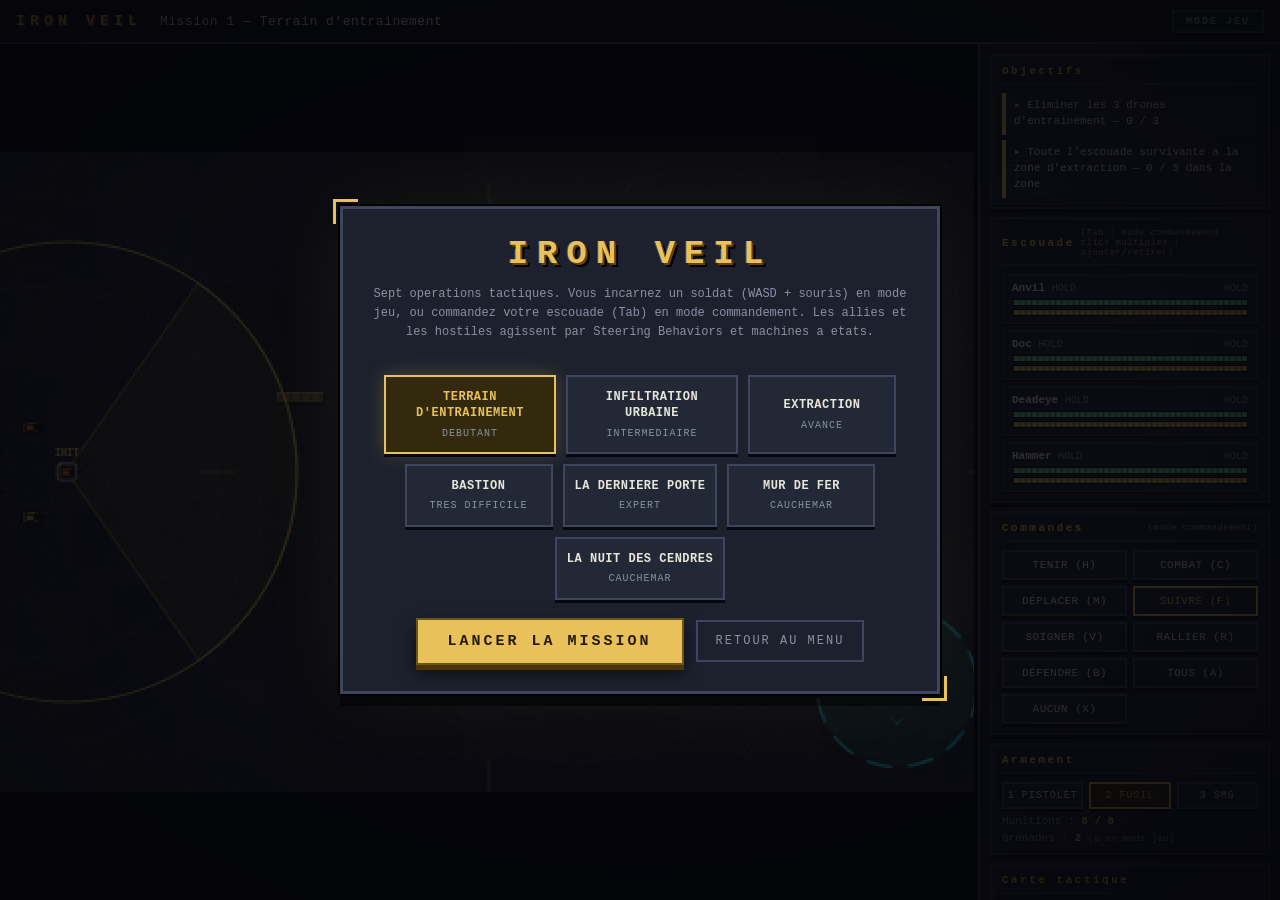
<file: index.html>
<!DOCTYPE html>
<html lang="fr">
<head>
  <meta charset="utf-8"/>
  <meta name="viewport" content="width=device-width, initial-scale=1"/>
  <title>Iron Veil — Commandement Tactique</title>
  <link rel="stylesheet" href="style.css">
  <script src="libraries/p5.min.js"></script>
  <script src="music.js"></script>
  <script src="vehicle.js"></script>
  <script src="pathfinding.js"></script>
  <script src="world.js"></script>
  <script src="bullet.js"></script>
  <script src="soldier.js"></script>
  <script src="enemy.js"></script>
  <script src="missions.js"></script>
  <script src="selection.js"></script>
  <script src="sketch.js"></script>
</head>
<body>
  <header id="topbar">
    <div class="brand">IRON VEIL</div>
    <div id="missionName">Mission</div>
    <div id="modeBadge" class="badge badge-play">MODE JEU</div>
  </header>

  <main id="layout">
    <div id="battlefieldContainer"><!-- canvas insere ici --></div>

    <aside id="panel">
      <section class="block">
        <h2>Objectifs</h2>
        <ul id="objectiveList"></ul>
      </section>

      <section class="block">
        <h2>Escouade <span class="hint">(Tab : mode commandement · clics multiples : ajouter/retirer)</span></h2>
        <div id="squadList"></div>
      </section>

      <section class="block">
        <h2>Commandes <span class="hint">(mode commandement)</span></h2>
        <div class="cmd-grid">
          <button id="btnHold" title="Tenir : immobile, riposte si un ennemi est visible">Tenir (H)</button>
          <button id="btnCombat" title="Combat : cherche et engage les hostiles">Combat (C)</button>
          <button id="btnMove" title="M puis clic sur la carte">Déplacer (M)</button>
          <button id="btnFollow" title="Suivre : cliquez sur l'allie a suivre (joueur ou IA)">Suivre (F)</button>
          <button id="btnHeal" title="Soigner : cliquez sur l'allie a soigner (joueur compris) — Médic uniquement">Soigner (V)</button>
          <button id="btnRegroup" title="Se rallier au joueur">Rallier (R)</button>
          <button id="btnDefend" title="Défendre la zone">Défendre (B)</button>
          <button id="btnSelectAll" title="Selectionner tout le monde (A)">Tous (A)</button>
          <button id="btnClearSel" title="Effacer la selection (X) — les ordres visent alors toute l'escouade">Aucun (X)</button>
        </div>
        <div id="pickHint" class="pick-hint" hidden></div>
      </section>

      <section class="block">
        <h2>Armement</h2>
        <div id="weaponRow">
          <button class="weapon-btn" data-weapon="pistol">1 Pistolet</button>
          <button class="weapon-btn" data-weapon="rifle">2 Fusil</button>
          <button class="weapon-btn" data-weapon="smg">3 SMG</button>
        </div>
        <div class="ammo-line">Munitions : <b id="ammoLabel">8 / 8</b> <span id="reloadLabel"></span></div>
        <div class="ammo-line">Grenades : <b id="grenadeLabel">2</b> <span class="hint">(G en mode jeu)</span></div>
      </section>

      <section class="block">
        <h2>Carte tactique</h2>
        <canvas id="minimap" width="204" height="128"></canvas>
      </section>

      <section class="block">
        <h2><label class="debug-label"><input type="checkbox" id="debugToggle" checked> Mode debug IA</label></h2>
        <div id="aiLab">
          <div class="lab-title">AI LAB — <span id="labName">—</span></div>
          <div class="lab-row">Etat FSM : <b id="labState">—</b></div>
          <div class="lab-row">|Vitesse desiree| : <b id="labDesired">0.00</b></div>
          <div class="lab-row">|Vitesse courante| : <b id="labVelocity">0.00</b></div>
          <div class="lab-row">|Force steering| : <b id="labSteering">0.00</b></div>
          <div class="lab-row">Rayon de detection : <b id="labRadius">—</b></div>
          <div class="lab-row">Voisins : <b id="labNeighbors">0</b></div>
          <div class="lab-row">Poids : <b id="labWeights">—</b></div>
        </div>
      </section>

      <section class="block">
        <h2>Journal</h2>
        <div id="log"></div>
      </section>
    </aside>
  </main>

  <!-- Flash rouge quand le joueur est touche -->
  <div id="damageFlash"></div>

  <div id="modal" class="visible">
    <div class="modal-card">
      <h1 id="modalTitle">IRON VEIL</h1>
      <p id="modalDesc">Sept operations tactiques. Vous incarnez un soldat (WASD + souris) en mode jeu, ou commandez votre escouade (Tab) en mode commandement. Les allies et les hostiles agissent par Steering Behaviors et machines a etats.</p>
      <div id="missionStats" class="mission-stats"></div>
      <div id="missionSelect"></div>
      <div class="modal-actions">
        <button id="modalBtn" class="big-btn">Lancer la mission</button>
        <button id="modalMenuBtn" class="ghost-btn">Retour au menu</button>
      </div>
    </div>
  </div>

  <!-- Menu Pause (P) -->
  <div id="pauseModal">
    <div class="modal-card">
      <h1 class="amber-glow">PAUSE</h1>
      <p id="pauseDesc">Mission suspendue. Choisissez une action :</p>
      <div class="modal-actions" style="flex-direction: column; gap: 10px; width: 100%; max-width: 260px; margin: 0 auto;">
        <button id="resumeBtn" class="big-btn" style="width: 100%;">Reprendre (P)</button>
        <button id="restartMissionBtn" class="ghost-btn" style="width: 100%;">Recommencer la mission</button>
        <button id="pauseMenuBtn" class="ghost-btn" style="width: 100%;">Menu principal</button>
      </div>
    </div>
  </div>

</body>
</html>
</file>
<file: style.css>
:root {
  --bg: #101218;
  --panel: #161a23;
  --panel2: #1c212d;
  --panel3: #222835;
  --line: #2e3548;
  --line-hi: #3d465e;
  --text: #e8e6da;
  --muted: #8a91a6;
  --amber: #e8c15a;
  --amber-hi: #ffd97a;
  --green: #5ad08a;
  --red: #ff6a55;
  --cyan: #29e0f0;
  --hard-shadow: #07080d;
}

* { box-sizing: border-box; margin: 0; padding: 0; }

body {
  background: var(--bg);
  color: var(--text);
  font-family: "Courier New", ui-monospace, "SFMono-Regular", Menlo, monospace;
  height: 100vh;
  display: flex;
  flex-direction: column;
  overflow: hidden;
  user-select: none;
}

/* CRT overlay : scanlines + vignette, au-dessus de tout sauf de la modale */
body::before {
  content: "";
  position: fixed;
  inset: 0;
  z-index: 40;
  pointer-events: none;
  background: repeating-linear-gradient(
    to bottom,
    rgba(255, 255, 255, 0.028) 0px,
    rgba(255, 255, 255, 0.028) 1px,
    transparent 1px,
    transparent 4px
  );
  mix-blend-mode: overlay;
}

body::after {
  content: "";
  position: fixed;
  inset: 0;
  z-index: 41;
  pointer-events: none;
  background: radial-gradient(ellipse at center, transparent 55%, rgba(0, 0, 0, 0.42) 100%);
}

/* Flash rouge bref quand le joueur encaisse */
#damageFlash {
  position: fixed;
  inset: 0;
  z-index: 45;
  pointer-events: none;
  opacity: 0;
  box-shadow: inset 0 0 120px 40px rgba(255, 40, 20, 0.55);
}
#damageFlash.on { animation: damageFlashAnim 0.38s ease-out; }
@keyframes damageFlashAnim {
  0% { opacity: 1; }
  100% { opacity: 0; }
}

#topbar {
  display: flex;
  align-items: center;
  gap: 18px;
  padding: 0 16px;
  height: 44px;
  background: #0c0e14;
  border-bottom: 2px solid var(--line-hi);
  box-shadow: 0 3px 0 var(--hard-shadow);
  position: relative;
  z-index: 30;
}

.brand {
  font-weight: 800;
  letter-spacing: 5px;
  font-size: 15px;
  color: var(--amber);
  text-shadow: 2px 2px 0 #4a3408, 0 0 14px rgba(232, 193, 90, 0.35);
}

#missionName { font-size: 13px; color: var(--text); letter-spacing: 0.5px; }

.badge {
  margin-left: auto;
  font-size: 10px;
  font-weight: 700;
  letter-spacing: 2px;
  padding: 4px 12px;
  border: 2px solid var(--line-hi);
  color: var(--text);
  background: var(--panel2);
  box-shadow: 0 2px 0 var(--hard-shadow);
}
.badge-play { background: #0f2a18; color: var(--green); border-color: #1f5a34; }
.badge-command { background: #33290d; color: var(--amber); border-color: #6b5518; }

#layout {
  flex: 1;
  display: flex;
  min-height: 0;
}

#battlefieldContainer {
  flex: 1;
  display: flex;
  align-items: center;
  justify-content: center;
  background: #05070c;
  min-width: 0;
  position: relative;
}

canvas {
  display: block;
  cursor: crosshair;
  image-rendering: pixelated;
  image-rendering: crisp-edges;
}

/* Descriptions accessibles du canvas (generees par p5.describe) : masquees visuellement, lisibles par les lecteurs d'ecran */
[id$="_Description"],
[id$="_Label"],
[id$="_fallbackDesc"],
[id$="_labelDesc"] {
  position: absolute;
  width: 1px; height: 1px;
  margin: -1px; padding: 0; border: 0;
  overflow: hidden;
  clip: rect(0 0 0 0);
  clip-path: inset(50%);
  white-space: nowrap;
}

#panel {
  width: 302px;
  background: var(--panel);
  border-left: 2px solid var(--line-hi);
  overflow-y: auto;
  padding: 10px;
  display: flex;
  flex-direction: column;
  gap: 8px;
  position: relative;
  z-index: 30;
  box-shadow: -4px 0 0 var(--hard-shadow);
}

.block {
  background: var(--panel2);
  border: 2px solid var(--line);
  box-shadow: inset 2px 2px 0 rgba(255, 255, 255, 0.04), inset -2px -2px 0 rgba(0, 0, 0, 0.35), 0 4px 0 rgba(7, 8, 13, 0.7);
  padding: 9px 10px;
}

.block h2 {
  font-size: 11px;
  letter-spacing: 2.5px;
  color: var(--amber);
  text-shadow: 1px 1px 0 #241a05;
  margin-bottom: 8px;
  padding-bottom: 6px;
  border-bottom: 2px solid var(--line);
  display: flex;
  align-items: center;
  justify-content: space-between;
  gap: 6px;
}

.hint { font-size: 9px; color: var(--muted); letter-spacing: 0.4px; font-weight: 400; }

#objectiveList { list-style: none; display: flex; flex-direction: column; gap: 5px; }
#objectiveList li {
  font-size: 11px;
  line-height: 1.45;
  padding: 5px 8px;
  background: var(--panel3);
  border-left: 4px solid var(--amber);
  color: var(--text);
}
#objectiveList li::before { content: "▸ "; color: var(--amber); }
#objectiveList li.done { color: var(--muted); border-left-color: var(--green); text-decoration: line-through; }
#objectiveList li.done::before { content: "✓ "; color: var(--green); }

#squadList { display: flex; flex-direction: column; gap: 6px; }
.squad-card {
  background: var(--panel3);
  border: 2px solid var(--line);
  padding: 6px 8px;
  font-size: 11px;
  cursor: pointer;
  box-shadow: 0 2px 0 rgba(7, 8, 13, 0.7);
}
.squad-card:hover { border-color: var(--line-hi); }
.squad-card.selected { border-color: var(--amber); box-shadow: 0 0 0 1px var(--amber), 0 2px 0 rgba(7, 8, 13, 0.7); }
.squad-card.dead { opacity: 0.45; }
.squad-card .sc-top { display: flex; justify-content: space-between; margin-bottom: 5px; align-items: baseline; }
.squad-card .sc-role { color: var(--muted); font-size: 10px; }

.bar {
  height: 7px;
  background: #0d0f16;
  border: 1px solid #000;
  overflow: hidden;
  margin-top: 3px;
  image-rendering: pixelated;
}
.bar > div {
  height: 100%;
  background-image: repeating-linear-gradient(90deg, rgba(0,0,0,0.45) 0 1px, transparent 1px 6px);
}
.bar-hp > div { background-color: var(--green); }
.bar-hp.low > div { background-color: var(--red); }
.bar-ammo > div { background-color: #cdb35a; }

.cmd-grid { display: grid; grid-template-columns: repeat(2, 1fr); gap: 6px; }

button {
  font-family: inherit;
  background: var(--panel3);
  color: var(--text);
  border: 2px solid var(--line-hi);
  padding: 7px 8px;
  font-size: 11px;
  letter-spacing: 0.5px;
  cursor: pointer;
  box-shadow: 0 3px 0 var(--hard-shadow);
  text-transform: uppercase;
}
button:hover { background: #2b3348; border-color: #4d5878; }
button:active { transform: translateY(2px); box-shadow: 0 1px 0 var(--hard-shadow); }
button.active { border-color: var(--amber); color: var(--amber); }

#weaponRow { display: flex; gap: 6px; margin-bottom: 6px; }
.weapon-btn { flex: 1; font-size: 10px; padding: 6px 3px; letter-spacing: 1px; }
.weapon-btn.active { border-color: var(--amber); color: var(--amber); background: #33290d; }

.ammo-line { font-size: 11px; color: var(--muted); margin-top: 5px; }
.ammo-line b { color: var(--amber); }

#minimap {
  border: 2px solid var(--line);
  background: #0d0f16;
  width: 100%;
  image-rendering: pixelated;
  box-shadow: inset 0 0 0 1px #000;
}

.debug-label { display: flex; align-items: center; gap: 6px; cursor: pointer; letter-spacing: 2px; font-size: 10px; color: var(--muted); }
.debug-label input { accent-color: var(--amber); }

#aiLab {
  margin-top: 6px;
  background: #0d1017;
  border: 2px dashed #3a4157;
  padding: 8px;
  font-size: 10px;
  font-family: inherit;
}
.lab-title { color: var(--cyan); margin-bottom: 6px; letter-spacing: 1px; font-weight: 700; }
.lab-row { display: flex; justify-content: space-between; color: var(--muted); padding: 1px 0; }
.lab-row b { color: var(--green); font-weight: 400; }

#log { display: flex; flex-direction: column; gap: 3px; max-height: 110px; overflow-y: auto; font-size: 10px; color: var(--muted); }
#log .log-line { border-left: 2px solid var(--line-hi); padding-left: 6px; }

/* Modal & Pause Menu */
#modal, #pauseModal {
  position: fixed; inset: 0;
  background: rgba(5, 6, 10, 0.82);
  display: none;
  align-items: center;
  justify-content: center;
  z-index: 50;
}
#modal.visible, #pauseModal.visible { display: flex; }
.modal-card {
  background: var(--panel2);
  border: 3px solid var(--line-hi);
  max-width: 600px;
  padding: 26px 30px;
  text-align: center;
  box-shadow: 0 0 0 2px #000, 0 12px 0 rgba(0, 0, 0, 0.5), 0 0 80px rgba(232, 193, 90, 0.08);
  position: relative;
}
.modal-card::before, .modal-card::after {
  content: "";
  position: absolute;
  width: 22px; height: 22px;
  border: 3px solid var(--amber);
}
.modal-card::before { top: -10px; left: -10px; border-right: none; border-bottom: none; }
.modal-card::after { bottom: -10px; right: -10px; border-left: none; border-top: none; }
.modal-card h1 {
  letter-spacing: 9px;
  font-size: 34px;
  color: var(--amber);
  text-shadow: 2px 2px 0 #6b3f08, 4px 4px 0 #000, -1px 0 0 rgba(90, 200, 255, 0.35), 1px 0 0 rgba(255, 80, 80, 0.35);
  margin-bottom: 12px;
}
.modal-card p { color: var(--muted); font-size: 12px; line-height: 1.55; margin-bottom: 18px; }
#missionSelect { display: flex; gap: 10px; justify-content: center; margin-bottom: 18px; flex-wrap: wrap; }
.mission-btn { min-width: 148px; max-width: 172px; padding: 12px 10px; line-height: 1.35; }
.mission-btn b { font-size: 12px; display: block; letter-spacing: 0.5px; }
.mission-btn small { display: block; color: var(--muted); font-size: 10px; margin-top: 5px; letter-spacing: 1px; }
.mission-btn:hover small { color: var(--text); }
.mission-btn.selected { border-color: var(--amber); color: var(--amber); background: #33290d; box-shadow: 0 3px 0 var(--hard-shadow), 0 0 18px rgba(232, 193, 90, 0.25); }
.big-btn {
  background: var(--amber);
  color: #241a05;
  border: 2px solid #6b5518;
  font-weight: 800;
  letter-spacing: 3px;
  padding: 13px 30px;
  font-size: 15px;
  box-shadow: 0 5px 0 #4a3408, 0 8px 18px rgba(0, 0, 0, 0.6);
}
.big-btn:hover { background: var(--amber-hi); }
.big-btn:active { transform: translateY(4px); box-shadow: 0 1px 0 #4a3408; }

/* ---------- Ecrans de fin (victoire / defaite) ---------- */
.mission-stats {
  display: grid;
  grid-template-columns: repeat(4, 1fr);
  gap: 8px;
  margin: 2px 0 16px;
}
.stat-cell {
  background: var(--panel3);
  border: 2px solid var(--line);
  padding: 10px 6px 8px;
}
.stat-value {
  font-size: 19px;
  font-weight: 800;
  color: var(--amber);
  letter-spacing: 1px;
  text-shadow: 1px 1px 0 #000;
}
.stat-label {
  font-size: 8px;
  color: var(--muted);
  letter-spacing: 1px;
  text-transform: uppercase;
  margin-top: 4px;
}

.end-title {
  letter-spacing: 8px;
  font-size: 30px;
  margin-bottom: 8px;
}
.end-title.victory {
  color: var(--amber);
  text-shadow: 2px 2px 0 #6b3f08, 4px 4px 0 #000, 0 0 30px rgba(232, 193, 90, 0.4);
}
.end-title.defeat {
  color: var(--red);
  text-shadow: 2px 2px 0 #4a0f08, 4px 4px 0 #000, 0 0 30px rgba(255, 80, 60, 0.4);
}

.modal-actions { display: flex; gap: 12px; justify-content: center; align-items: center; }
.ghost-btn {
  background: transparent;
  border: 2px solid var(--line-hi);
  color: var(--muted);
  font-size: 12px;
  letter-spacing: 2px;
  padding: 12px 18px;
  box-shadow: none;
}
.ghost-btn:hover { color: var(--text); border-color: var(--amber); }
.pick-hint { margin-top: 6px; font-size: 10px; line-height: 1.4; color: var(--amber); border: 1px dashed #6b5518; border-radius: 4px; padding: 5px 7px; background: #221c0c; }
.pick-hint[hidden] { display: none; }
</file>
